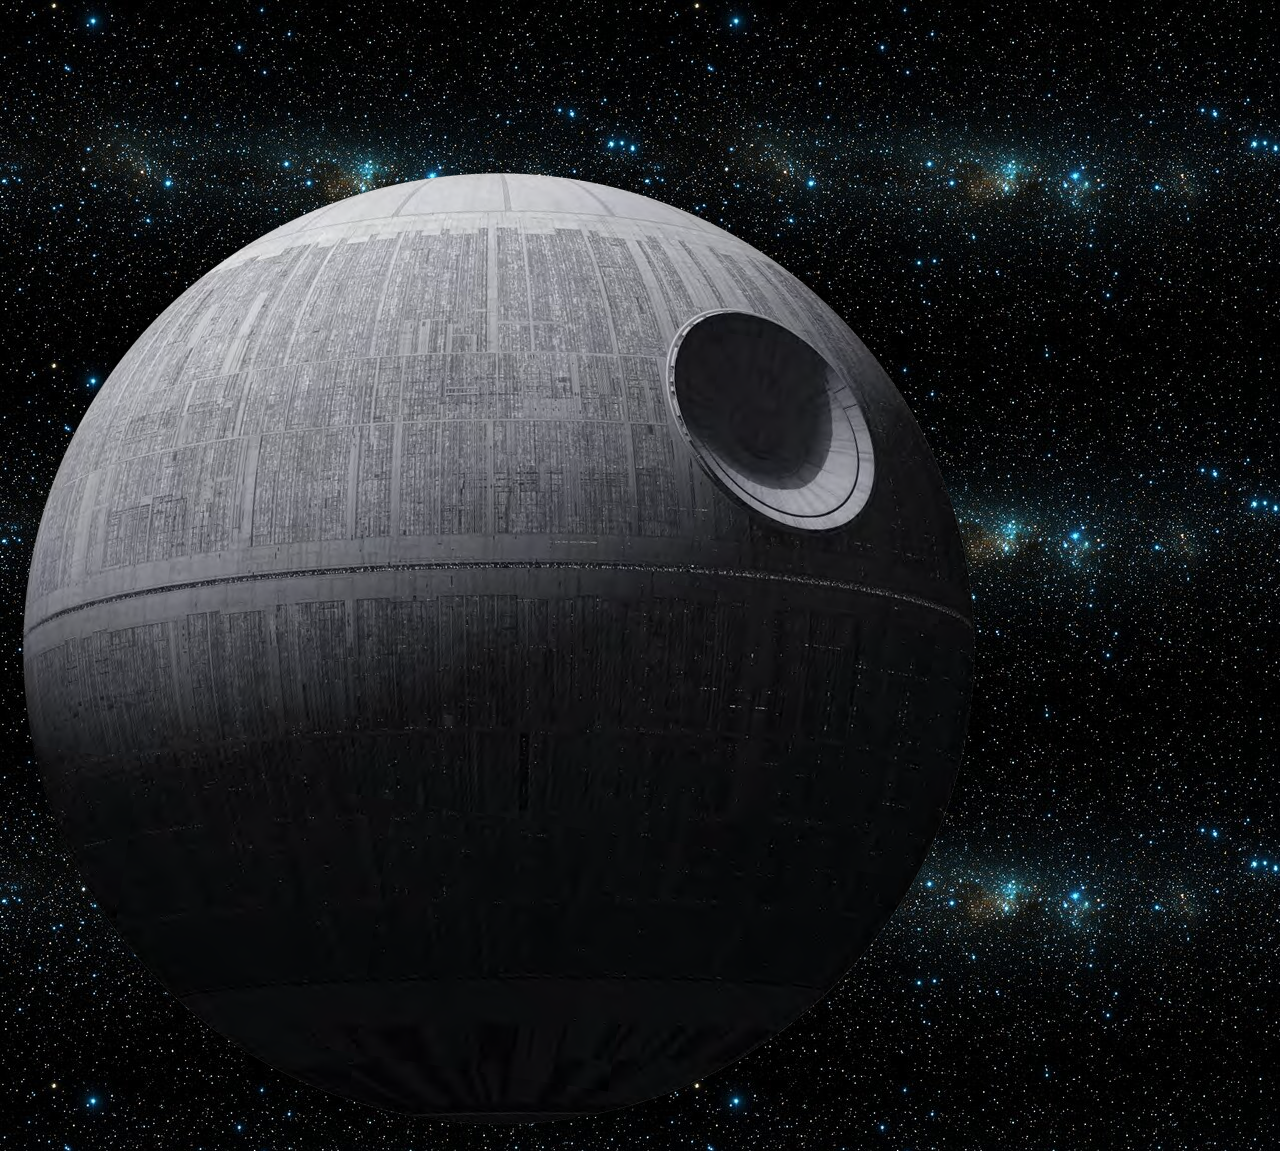
<file: index.html>
<!DOCTYPE html>
<html lang="en">
<head>
  <meta charset="UTF-8" />
  <meta name="viewport" content="width=device-width, initial-scale=1.0"/>
  <title>The 1 Hour Website Build with Sean K!!!</title>
  <link rel="stylesheet" href="styles.css" />
</head>

<header>
    <a href="theForce.html" class="invisible-link"></a>
</header>

<body>

  <audio autoplay>
  <source src="media/starWarsIntroMusic.mp3" type="audio/ogg">
  <source src="media/starWarsIntroMusic.mp3" type="audio/mpeg">
Your browser does not support the audio element.
</audio>

    <a href="theDarkSide.html"><img src="/media/bigAssDeathStar.png" alt="THE DARK SIDE"></a>

    
        <div id="sw">	
        <div id="sw-intro">
            A long time ago, in a galaxy far, far away...
        </div>
    
        <div>
            <img id="sw-logo"  src="/media/transpBuild.png" alt="Star Wars">
        </div>
    
        <div id="sw-crawl">
    <div id="sw-crawl-episode-number">Episode IV</div>
    <div id="sw-crawl-episode-title">A NEW CODE</div>
    <div id="sw-crawl-episode-text">
        <p>
            It is a period of civil war. Rebel spaceships, striking from a hidden base, have won their first victory against the evil Galactic Empire.
        </p>
        <p>
            Sides must be chosen. You must decide which path is right for you. The universe depends on it! You must scower the galaxy to find which path you will take.        
        </p>		
        <p>
            Search through the 1 Hour Website Galaxy and look for the hidden links. From there, you must follow the path that you have chosen...or did it choose you?
        </p>
        <p>
            Is the Force strong with you? Or is your inner Vader waiting to come out? Find the hidden links and follow the spec sheets! May the Force be with you all!!        
        </p>
    </div>
</div>
</div>

</body>
</html>
</file>
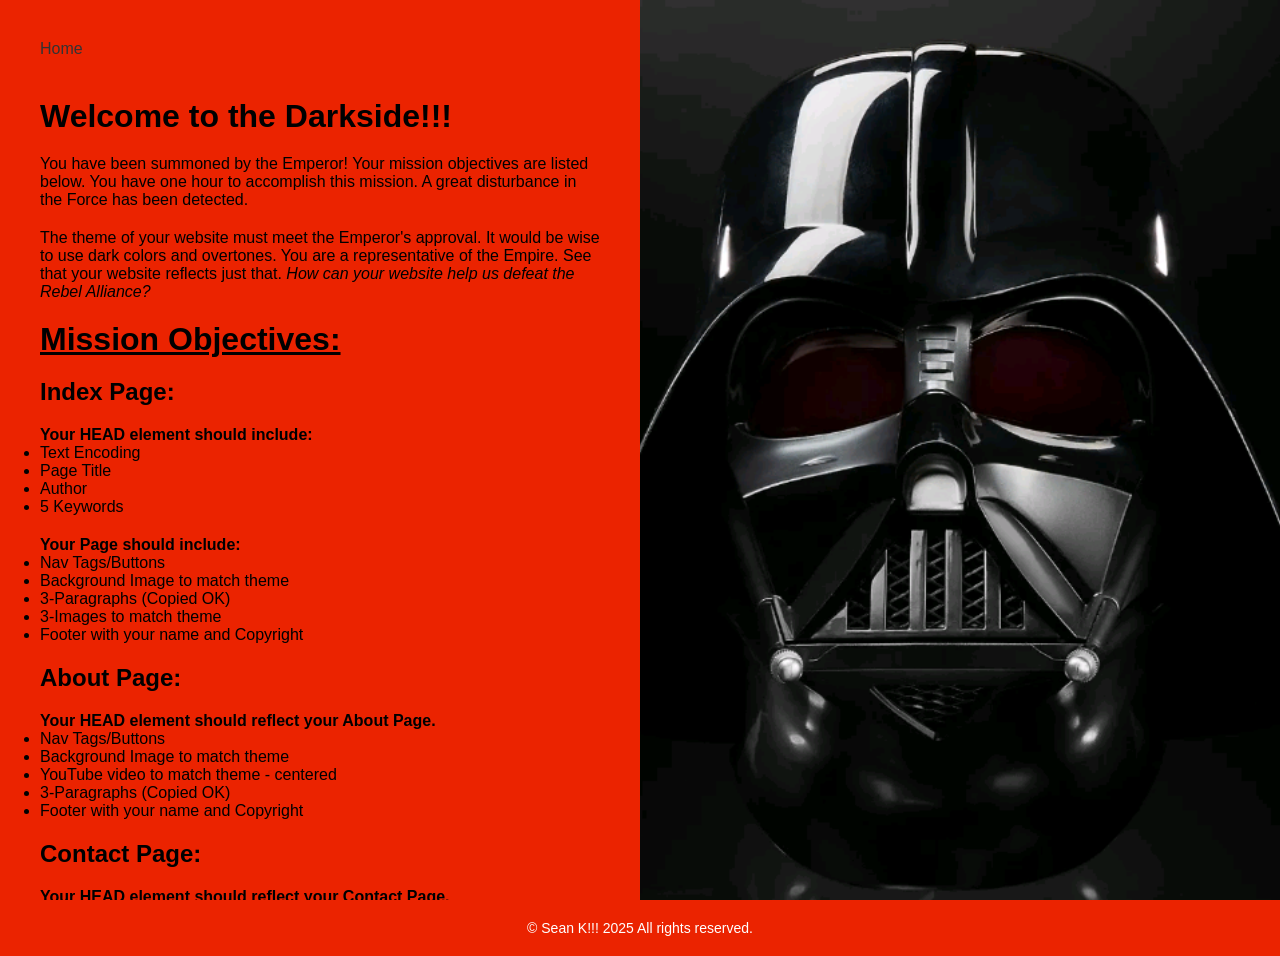
<file: theDarkSide.html>
<!DOCTYPE html>
<html lang="en">
<head>
  <meta charset="UTF-8" />
  <meta name="viewport" content="width=device-width, initial-scale=1.0" />
  <title>Crush The Alliance!</title>
  <meta name="author" content="Sean K!!!" />
  <meta name="keywords" content="Star Wars, 1 Hour Website Build with Sean K, Empire, Darth Vader, HTML, CSS" />
  <style>
    * {
      margin: 0;
      padding: 0;
      box-sizing: border-box;
    }

    html, body {
      height: 100%;
      font-family: "Franklin Gothic Medium", Arial, sans-serif;
      background-color: #eb2300;
    }

    .container {
      display: flex;
      flex-direction: row;
      height: 100vh;
      overflow: hidden;
    }

    .left {
      width: 50%;
      background-color: #eb2300;
      padding: 40px;
      display: flex;
      flex-direction: column;
      justify-content: flex-start;
      gap: 20px;
      overflow-y: auto;
    }

    .left input {
      padding: 15px;
      font-size: 16px;
      border: 1px solid #ccc;
      border-radius: 6px;
    }

    .right {
      width: 50%;
      background: url('/media/vaderHelmet.png') no-repeat center center;
      background-size: cover;
    }

    nav {
      margin-bottom: 20px;
    }

    nav a {
      margin-right: 15px;
      text-decoration: none;
      color: #333;
    }

    footer {
      text-align: center;
      padding: 20px;
      background-color: #eb2300;
      color: #fff;
      font-size: 14px;
    }

    @media (max-width: 768px) {
      .container {
        flex-direction: column;
      }

      .left, .right {
        width: 100%;
        height: 50vh;
      }
    }
  </style>
</head>
<body>

  <div class="container">
    <div class="left">

      <nav>
        <a href="index.html">Home</a>
          </nav>

      <h1>Welcome to the Darkside!!!</h1>

      <p>
        You have been summoned by the Emperor! Your mission objectives are listed below. You have one hour to accomplish this mission. A great disturbance in the Force has been detected.
      </p>

      <p>
        The theme of your website must meet the Emperor's approval. It would be wise to use dark colors and overtones. You are a representative of the Empire. See that your website reflects just that.
        <em>How can your website help us defeat the Rebel Alliance?</em>
      </p>

      <h1><u>Mission Objectives:</u></h1>

      <h2>Index Page:</h2>
      <ul>
        <b>Your HEAD element should include:</b>
        <li>Text Encoding</li>
        <li>Page Title</li>
        <li>Author</li>
        <li>5 Keywords</li>
      </ul>

      <ul>
        <b>Your Page should include:</b>
        <li>Nav Tags/Buttons</li>
        <li>Background Image to match theme</li>
        <li>3-Paragraphs (Copied OK)</li>
        <li>3-Images to match theme</li>
        <li>Footer with your name and Copyright</li>
      </ul>

      <h2>About Page:</h2>
      <ul>
        <b>Your HEAD element should reflect your About Page.</b>
        <li>Nav Tags/Buttons</li>
        <li>Background Image to match theme</li>
        <li>YouTube video to match theme - centered</li>
        <li>3-Paragraphs (Copied OK)</li>
        <li>Footer with your name and Copyright</li>
      </ul>

      <h2>Contact Page:</h2>
      <ul>
        <b>Your HEAD element should reflect your Contact Page.</b>
        <li>Nav Tags/Buttons</li>
        <li>Background Image to match theme</li>
        <li>Contact Form: First/Last Name, Email Address</li>
        <li>3-Paragraphs (Copied OK)</li>
        <li>Footer with your name and Copyright</li>
      </ul>

      <h3>Helpful Links:</h3>
    <ul>
      <li><a href="https://www.w3schools.com/html/html_basic.asp">W3Schools HTML</a></li>
      <li><a href="https://community.codecademy.com/c/full-stack-engineer-journey-study-group/the-dreaded-head-element-html">Head Element Tips</a></li>
      <li><a href="https://www.w3schools.com/tags/tag_nav.asp">W3Schools Nav Tags</a></li>
      <li><a href="https://www.w3schools.com/html/html_forms.asp">W3Schools Forms</a></li>
      <li><a href="https://www.youtube.com/">YouTube</a></li>
    </ul>
  </div>
  <div class="right"></div>
</div>

<footer>
  &copy; Sean K!!! 2025 All rights reserved.
</footer>

</body>
</html>
</file>
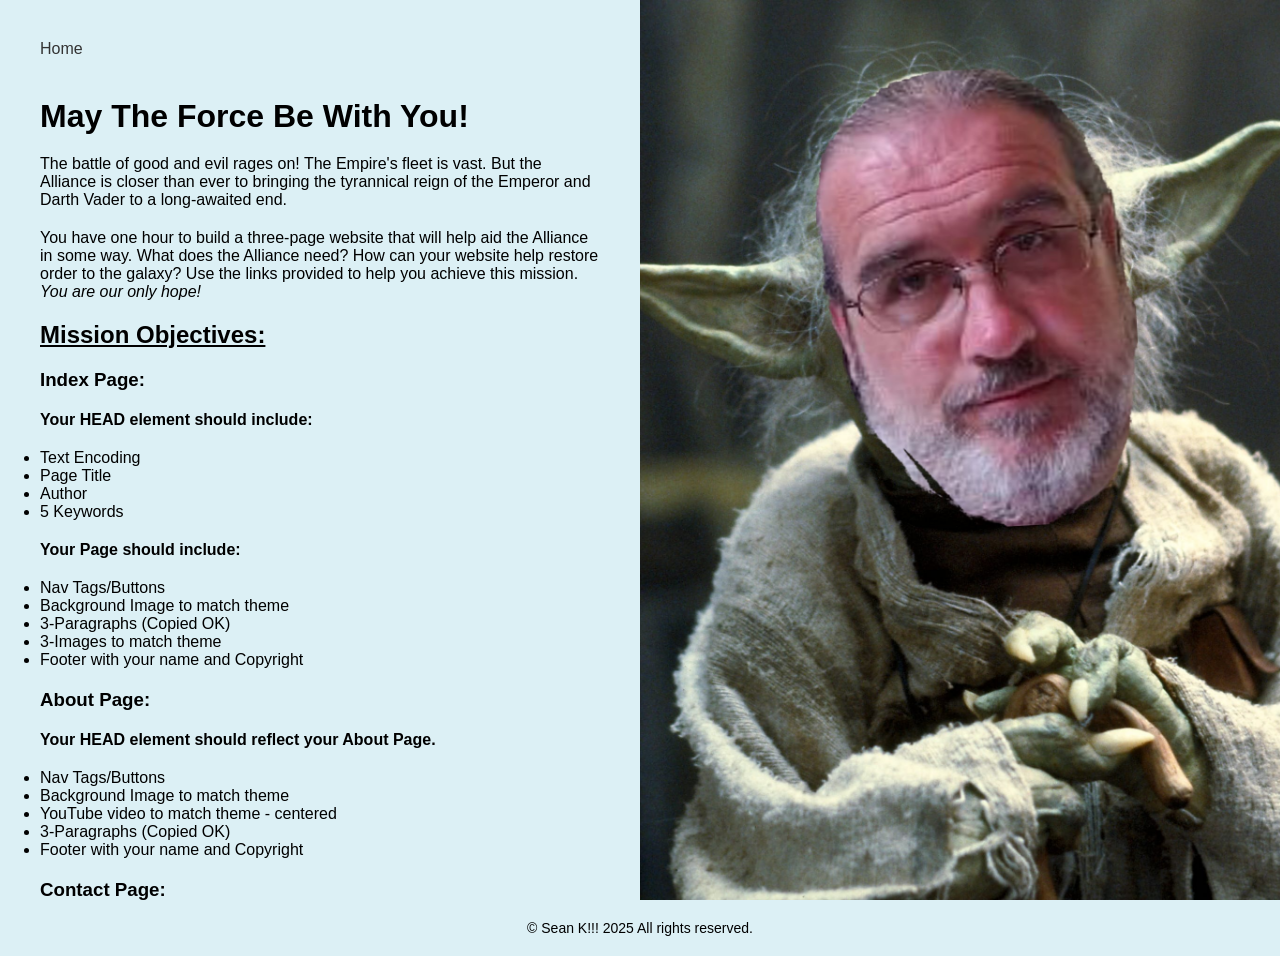
<file: theForce.html>
<!DOCTYPE html>
<html lang="en">
<head>
  <meta charset="UTF-8" />
  <meta name="viewport" content="width=device-width, initial-scale=1.0" />
  <title>Use The Force!</title>
  <meta name="author" content="Sean K!!!" />
  <meta name="keywords" content="Star Wars, 1 Hour Website Build with Sean K, Alliance, Jedi, HTML, CSS" />
  <style>
    * {
      margin: 0;
      padding: 0;
      box-sizing: border-box;
    }

    html, body {
      height: 100%;
      font-family: "Franklin Gothic Medium", Arial, sans-serif;
      background-color: #dcf0f5;
    }

    .container {
      display: flex;
      flex-direction: row;
      height: 100vh;
      overflow: hidden;
    }

    .left {
      width: 50%;
      background-color: #dcf0f5;
      padding: 40px;
      display: flex;
      flex-direction: column;
      justify-content: flex-start;
      gap: 20px;
      overflow-y: auto;
    }

    .left input {
      padding: 15px;
      font-size: 16px;
      border: 1px solid #ccc;
      border-radius: 6px;
    }

    .right {
      width: 50%;
      background: url('media/seanYoda.jpg') no-repeat center center;
      background-size: cover;
    }

    nav {
      margin-bottom: 20px;
    }

    nav a {
      margin-right: 15px;
      text-decoration: none;
      color: #333;
    }

    footer {
      text-align: center;
      padding: 20px;
      background-color: #dcf0f5;
      color: rgb(0, 0, 0);
      font-size: 14px;
    }

    @media (max-width: 768px) {
      .container {
        flex-direction: column;
      }

      .left, .right {
        width: 100%;
        height: 50vh;
      }
    }
  </style>
</head>
<body>

<div class="container">
  <div class="left">

    <nav>
      <a href="index.html">Home</a>
        </nav>

    <h1>May The Force Be With You!</h1>

    <p>
      The battle of good and evil rages on! The Empire's fleet is vast. But the Alliance is closer than ever to bringing the tyrannical reign of the Emperor and Darth Vader to a long-awaited end.
    </p>

    <p>
      You have one hour to build a three-page website that will help aid the Alliance in some way. What does the Alliance need? How can your website help restore order to the galaxy? Use the links provided to help you achieve this mission. <em>You are our only hope!</em>
    </p>

    <h2><u>Mission Objectives:</u></h2>

    <h3>Index Page:</h3>
    <strong>Your HEAD element should include:</strong>
    <ul>
      <li>Text Encoding</li>
      <li>Page Title</li>
      <li>Author</li>
      <li>5 Keywords</li>
    </ul>

    <strong>Your Page should include:</strong>
    <ul>
      <li>Nav Tags/Buttons</li>
      <li>Background Image to match theme</li>
      <li>3-Paragraphs (Copied OK)</li>
      <li>3-Images to match theme</li>
      <li>Footer with your name and Copyright</li>
    </ul>

    <h3>About Page:</h3>
    <strong>Your HEAD element should reflect your About Page.</strong>
    <ul>
      <li>Nav Tags/Buttons</li>
      <li>Background Image to match theme</li>
      <li>YouTube video to match theme - centered</li>
      <li>3-Paragraphs (Copied OK)</li>
      <li>Footer with your name and Copyright</li>
    </ul>

    <h3>Contact Page:</h3>
    <strong>Your HEAD element should reflect your Contact Page.</strong>
    <ul>
      <li>Nav Tags/Buttons</li>
      <li>Background Image to match theme</li>
      <li>Contact Form: First/Last Name, Email Address</li>
      <li>3-Paragraphs (Copied OK)</li>
      <li>Footer with your name and Copyright</li>
    </ul>

    <h3>Helpful Links:</h3>
    <ul>
      <li><a href="https://www.w3schools.com/html/html_basic.asp">W3Schools HTML</a></li>
      <li><a href="https://community.codecademy.com/c/full-stack-engineer-journey-study-group/the-dreaded-head-element-html">Head Element Tips</a></li>
      <li><a href="https://www.w3schools.com/tags/tag_nav.asp">W3Schools Nav Tags</a></li>
      <li><a href="https://www.w3schools.com/html/html_forms.asp">W3Schools Forms</a></li>
      <li><a href="https://www.youtube.com/">YouTube</a></li>
    </ul>

  </div>
  <div class="right"></div>
</div>

<footer>
  &copy; Sean K!!! 2025 All rights reserved.
</footer>

</body>
</html>
</file>
<file: styles.css>
header {
	margin: 50px;
	height: 50px;
}

#deathStar {
	margin-top: 50%;
	margin-left: 50%;
}

.invisible-link {
	display: block;
	position: absolute;
	top: 100px;
	right: 100px;
	width: 200px;
	height: 100px;
	background: transparent;
	text-decoration: none;
	z-index: 9999;
  }

body {
	background: #000 url(./media/theStars.jpg);
	color: white;
	margin: 0;
	width: 100%;
}

#sw-intro {
	font-family: "Franklin Gothic Book";
  position: absolute;
	width: 500px;
  top: 50%;
	left: 50%;
	opacity: 0;
  transform: translateX(-50%) translateY(-50%);
	color: rgb(214, 211, 27);
	font-size: 40px;
	animation: intro 5s ease-in-out 1s;
}

#sw-logo {
	position:absolute; 
	top:0; 
	left:0; 
	height:100%; 
	width:100%;
	opacity: 0;
	animation: logo 12s linear 6s;
}

#sw-crawl {
	font-family: "Franklin Gothic";
	text-align: center;
	position: absolute;
	bottom: 0;
	opacity: 0;
	transform-origin: 50% 100%;
	transform: perspective(300px) rotateX(20deg);
	animation: crawl 60s linear 16s;
	overflow: hidden;
	width: 640px;
	left: calc(50% - 320px);
	color: rgb(252, 223, 43);
}

#sw-crawl-episode-number {
	font-size: 50px;
	margin-bottom: 20px;
}

#sw-crawl-episode-title  {
	font-size: 100px;
  transform: scaleX(0.5);
}

#sw-crawl-episode-text {
	text-align: justify;
	font-size: 50px;
	width: 640px;
	margin: auto;
}

@keyframes crawl {
	0% { top: 100%; opacity: 1;}
	99% { opacity: 1;}
	100% { top: -1500px; opacity: 0}
}

@keyframes intro {
	0% { opacity: 0; }  
	25% { opacity: 1; } 
	75% { opacity: 1; } 
	100% { opacity: 0; }
}

@keyframes logo {
	0% { transform: scale(1); opacity: 1;}  
	85% { opacity: 1;}
	100% { transform: scale(0); opacity: 0;} 
}
</file>
